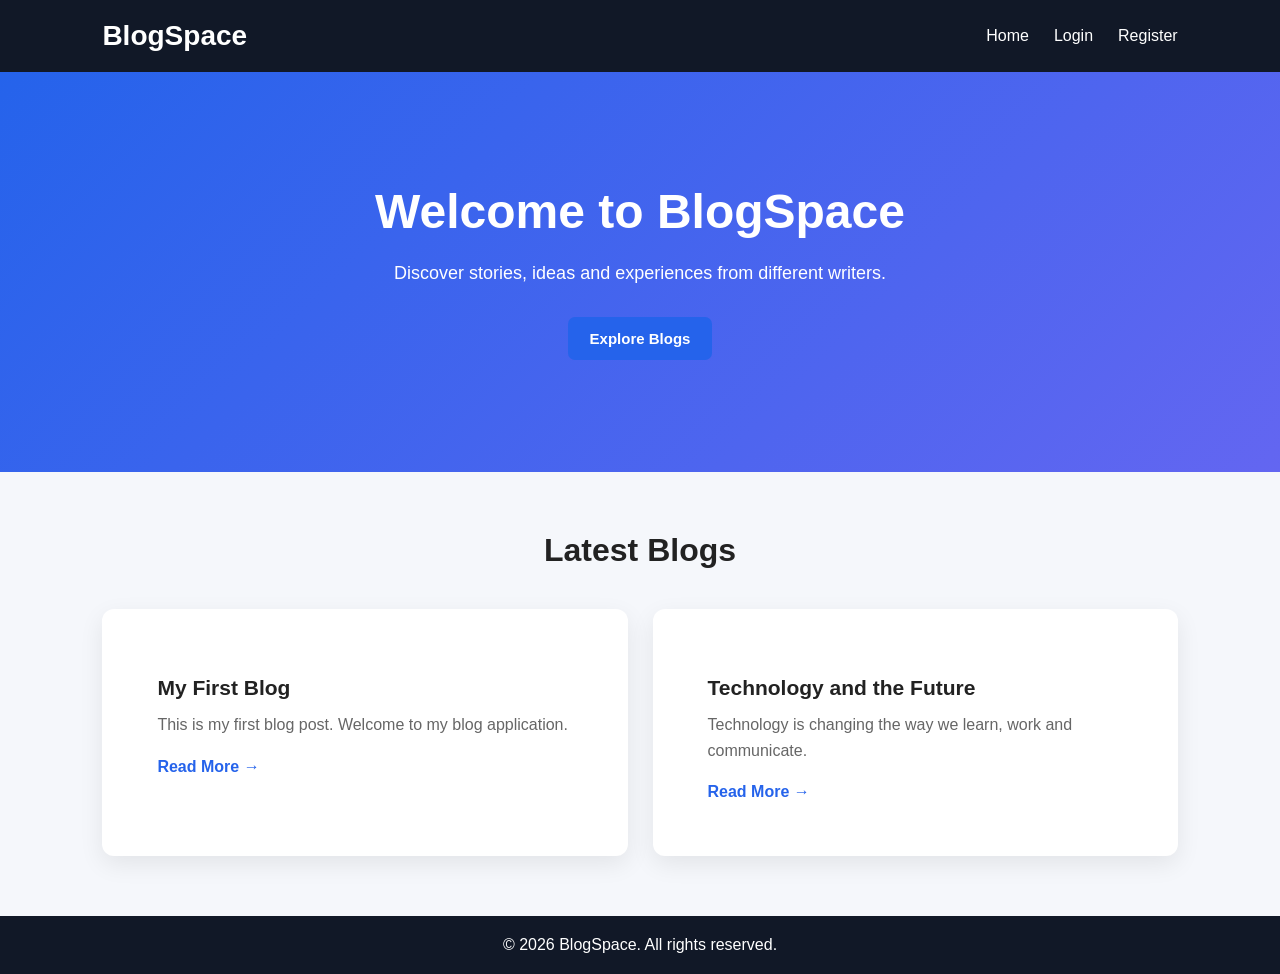
<file: index.html>
<!DOCTYPE html>
<html lang="en">

<head>
    <meta charset="UTF-8">
    <meta name="viewport" content="width=device-width, initial-scale=1.0">

    <title>BlogSpace - Home</title>

  <link rel="stylesheet" href="css/style.css">
</head>

<body>

    <!-- Navigation Bar -->
    <header class="navbar">

        <div class="logo">
            <h1>BlogSpace</h1>
        </div>

        <nav>
            <a href="index.html" class="active">Home</a>
            <a href="login.html">Login</a>
            <a href="register.html">Register</a>
        </nav>

    </header>


    <!-- Main Content -->
    <main>

        <!-- Hero Section -->
        <section class="hero">

            <div class="hero-content">

                <h2>Welcome to BlogSpace</h2>

                <p>
                    Discover stories, ideas and experiences
                    from different writers.
                </p>

                <button class="primary-btn">
                    Explore Blogs
                </button>

            </div>

        </section>


        <!-- Latest Blogs -->
        <section class="blogs">

            <h2>Latest Blogs</h2>

            <div class="blog-container">

                <!-- Blog 1 -->
                <article class="blog-card">

                    <div class="blog-content">

                        <h3>My First Blog</h3>

                        <p>
                            This is my first blog post.
                            Welcome to my blog application.
                        </p>

                        <a href="#" class="read-more">
                            Read More →
                        </a>

                    </div>

                </article>


                <!-- Blog 2 -->
                <article class="blog-card">

                    <div class="blog-content">

                        <h3>Technology and the Future</h3>

                        <p>
                            Technology is changing the way
                            we learn, work and communicate.
                        </p>

                        <a href="#" class="read-more">
                            Read More →
                        </a>

                    </div>

                </article>

            </div>

        </section>

    </main>


    <!-- Footer -->
    <footer class="footer">

        <p>
            © 2026 BlogSpace. All rights reserved.
        </p>

    </footer>

</body>

</html>
</file>
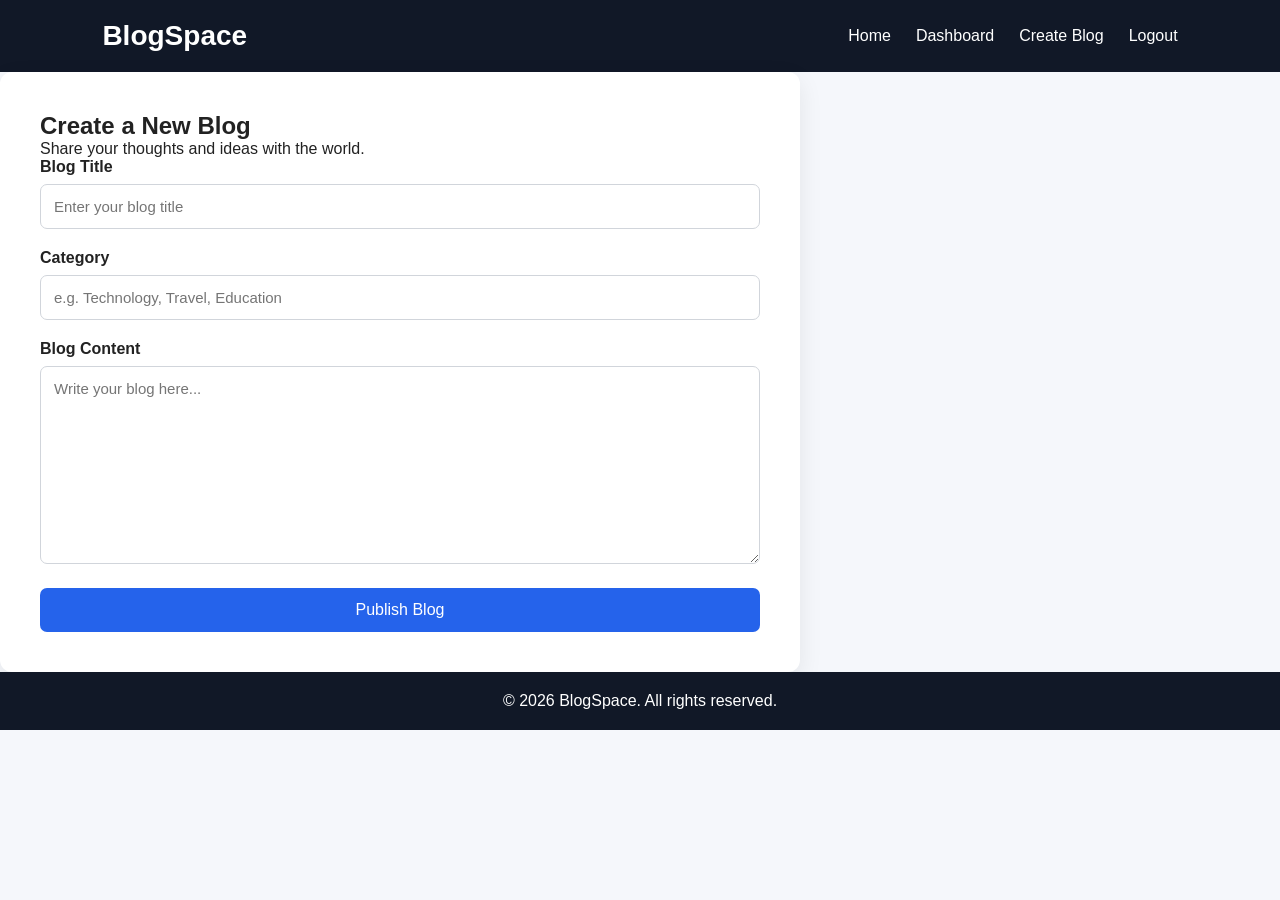
<file: create-blog.html>
<!DOCTYPE html>
<html lang="en">
<head>
    <meta charset="UTF-8">
    <meta name="viewport" content="width=device-width, initial-scale=1.0">

    <title>Create Blog - BlogSpace</title>

    <link rel="stylesheet" href="css/style.css">
</head>

<body>

<header>
    <h1>BlogSpace</h1>

    <nav>
        <a href="index.html">Home</a>
        <a href="dashboard.html">Dashboard</a>
        <a href="create-blog.html">Create Blog</a>
        <a href="login.html">Logout</a>
    </nav>
</header>

<main class="create-blog-container">

    <div class="create-blog-box">

        <h2>Create a New Blog</h2>

        <p class="create-subtitle">
            Share your thoughts and ideas with the world.
        </p>
<form id="blogForm">

    <div class="form-group">
        <label for="title">Blog Title</label>

        <input
            type="text"
            id="title"
            placeholder="Enter your blog title"
            required
        >
    </div>


    <div class="form-group">
        <label for="category">Category</label>

        <input
            type="text"
            id="category"
            placeholder="e.g. Technology, Travel, Education"
        >
    </div>


    <div class="form-group">
        <label for="content">Blog Content</label>

        <textarea
            id="content"
            rows="10"
            placeholder="Write your blog here..."
            required
        ></textarea>
    </div>


    <button type="submit" class="login-btn" id="submitButton">
        Publish Blog
    </button>

</form>

    </div>

</main>

<footer>
    <p>© 2026 BlogSpace. All rights reserved.</p>
</footer>

<!-- JavaScript -->
<script src="js/script.js"></script>

</body>
</html>
</file>
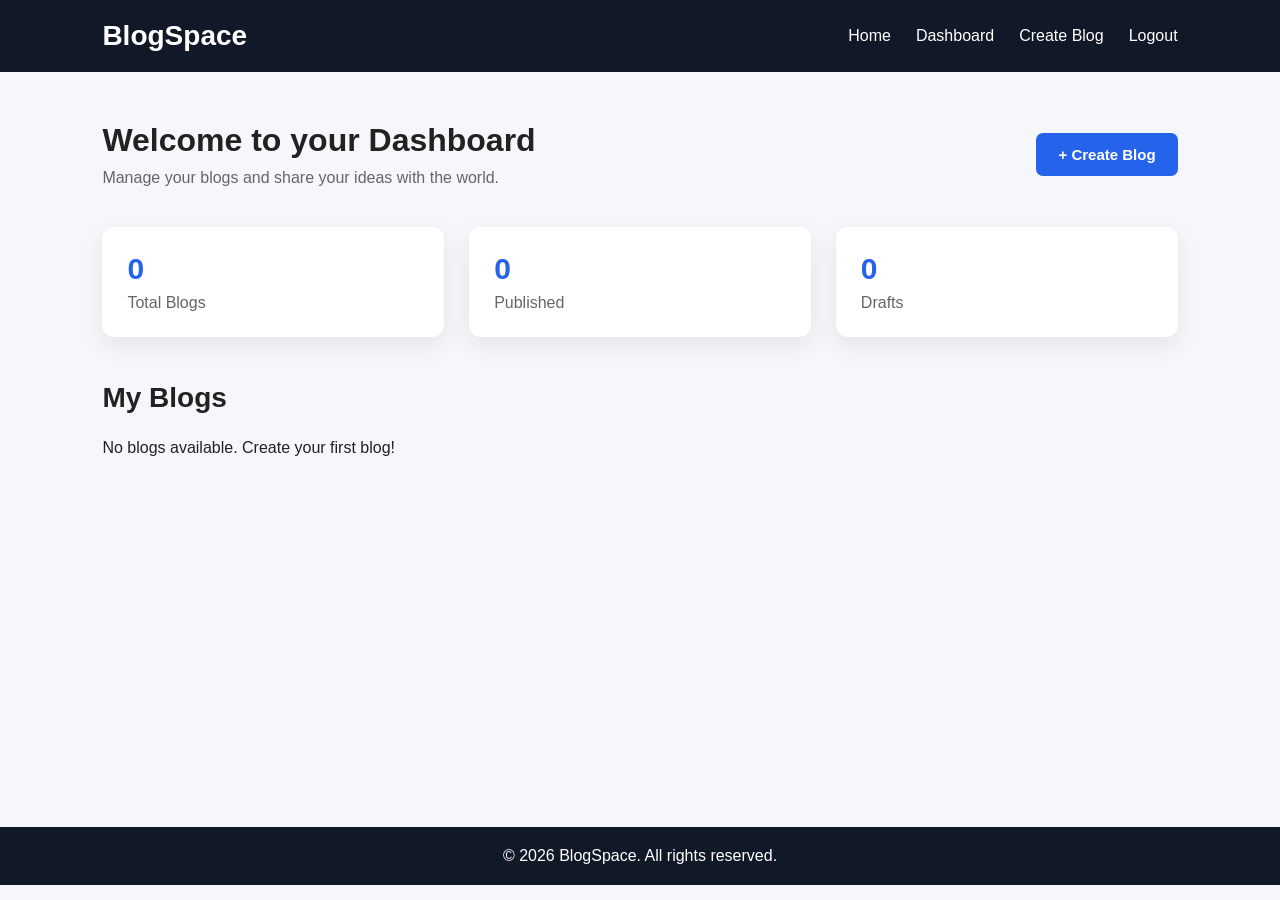
<file: dashboard.html>
<!DOCTYPE html>
<html lang="en">

<head>
    <meta charset="UTF-8">
    <meta name="viewport" content="width=device-width, initial-scale=1.0">

    <title>BlogSpace - Dashboard</title>

    <link rel="stylesheet" href="css/style.css">
</head>

<body>

    <!-- Navigation Bar -->
    <header class="navbar">

        <div class="logo">
            <h1>BlogSpace</h1>
        </div>

        <nav>
            <a href="index.html">Home</a>
            <a href="dashboard.html" class="active">Dashboard</a>
            <a href="create-blog.html">Create Blog</a>
            <a href="login.html">Logout</a>
        </nav>

    </header>


    <!-- Dashboard -->
    <main>

        <section class="dashboard">

            <div class="dashboard-header">

                <div>
                    <h2>Welcome to your Dashboard</h2>

                    <p>
                        Manage your blogs and share your ideas with the world.
                    </p>
                </div>

                <a href="create-blog.html" class="primary-btn">
                    + Create Blog
                </a>

            </div>


            <!-- Statistics -->
            <div class="stats-container">

                <div class="stat-card">
                    <h3>0</h3>
                    <p>Total Blogs</p>
                </div>

                <div class="stat-card">
                    <h3>0</h3>
                    <p>Published</p>
                </div>

                <div class="stat-card">
                    <h3>0</h3>
                    <p>Drafts</p>
                </div>

            </div>


            <!-- My Blogs -->
            <section class="my-blogs">

                <h2>My Blogs</h2>

                <!-- JavaScript will insert blogs here -->
                <div class="blog-container"></div>

            </section>

        </section>

    </main>


    <!-- Footer -->
    <footer>

        <p>
            © 2026 BlogSpace. All rights reserved.
        </p>

    </footer>


    <script src="js/script.js"></script>

</body>

</html>
</file>
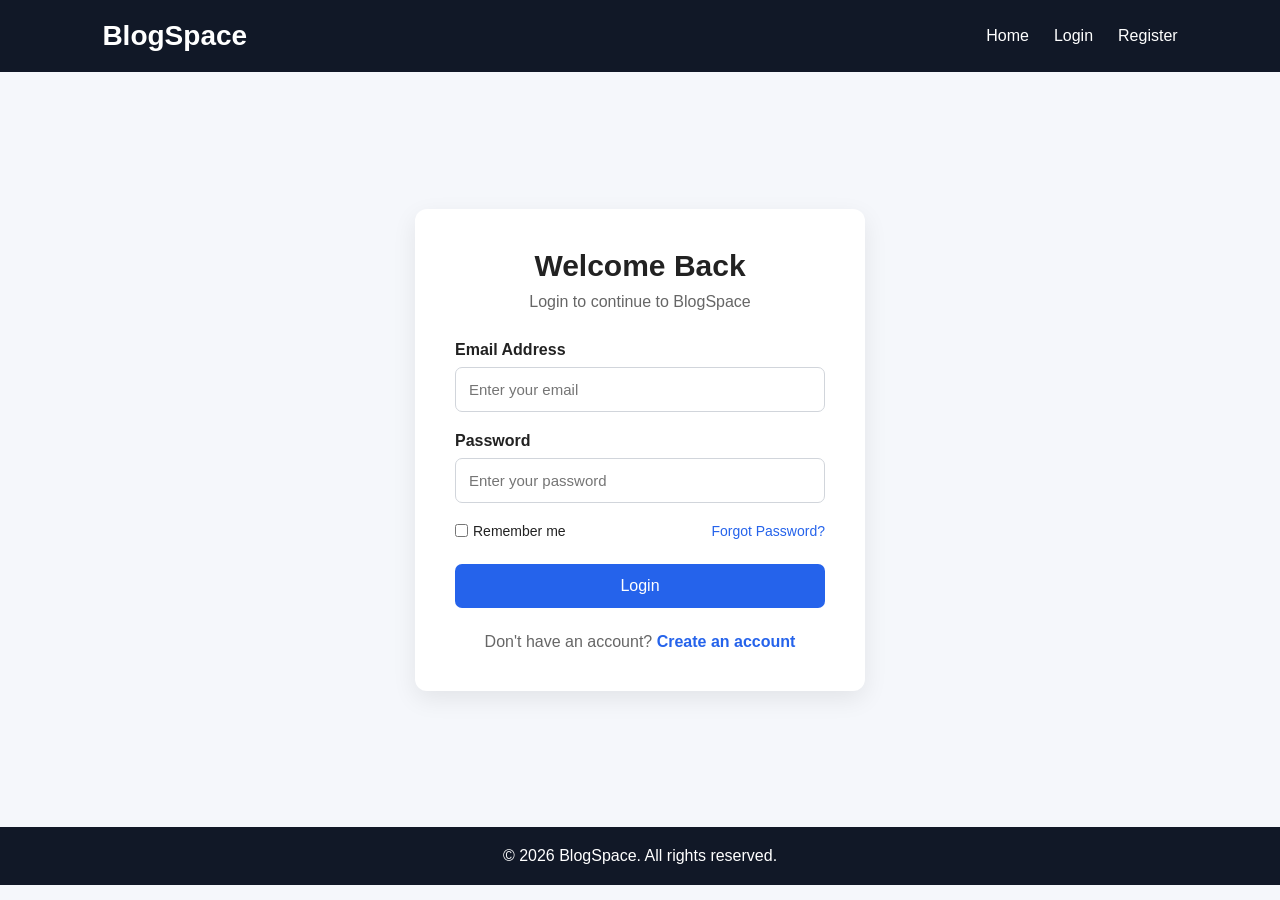
<file: login.html>
<!DOCTYPE html>
<html lang="en">

<head>
    <meta charset="UTF-8">
    <meta name="viewport" content="width=device-width, initial-scale=1.0">

    <title>BlogSpace - Login</title>

    <link rel="stylesheet" href="css/style.css">
</head>

<body>

    <!-- Navigation Bar -->
    <header class="navbar">

        <div class="logo">
            <h1>BlogSpace</h1>
        </div>

        <nav>
            <a href="index.html">Home</a>
            <a href="login.html" class="active">Login</a>
            <a href="register.html">Register</a>
        </nav>

    </header>


    <!-- Login Section -->
    <main>

        <section class="login-container">

            <div class="login-box">

                <h2>Welcome Back</h2>

                <p class="login-subtitle">
                    Login to continue to BlogSpace
                </p>


                <!-- Login Form -->
                <form id="loginForm"> 

                    <!-- Email -->
                    <div class="form-group">

                        <label for="email">
                            Email Address
                        </label>

                        <input
                            type="email"
                            id="email"
                            name="email"
                            placeholder="Enter your email"
                            required
                        >

                    </div>


                    <!-- Password -->
                    <div class="form-group">

                        <label for="password">
                            Password
                        </label>

                        <input
                            type="password"
                            id="password"
                            name="password"
                            placeholder="Enter your password"
                            required
                        >

                    </div>


                    <!-- Login Options -->
                    <div class="login-options">

                        <label>
                            <input type="checkbox" name="remember">
                            Remember me
                        </label>

                        <a href="#">
                            Forgot Password?
                        </a>

                    </div>


                    <!-- Login Button -->
                    <button type="submit" class="login-btn">
                        Login
                    </button>

                </form>


                <!-- Register Link -->
                <p class="register-text">

                    Don't have an account?

                    <a href="register.html">
                        Create an account
                    </a>

                </p>

            </div>

        </section>

    </main>


    <!-- Footer -->
    <footer>

        <p>
            © 2026 BlogSpace. All rights reserved.
        </p>

    </footer>

    <script src="js/script.js"></script>

</body>

</html>
</file>
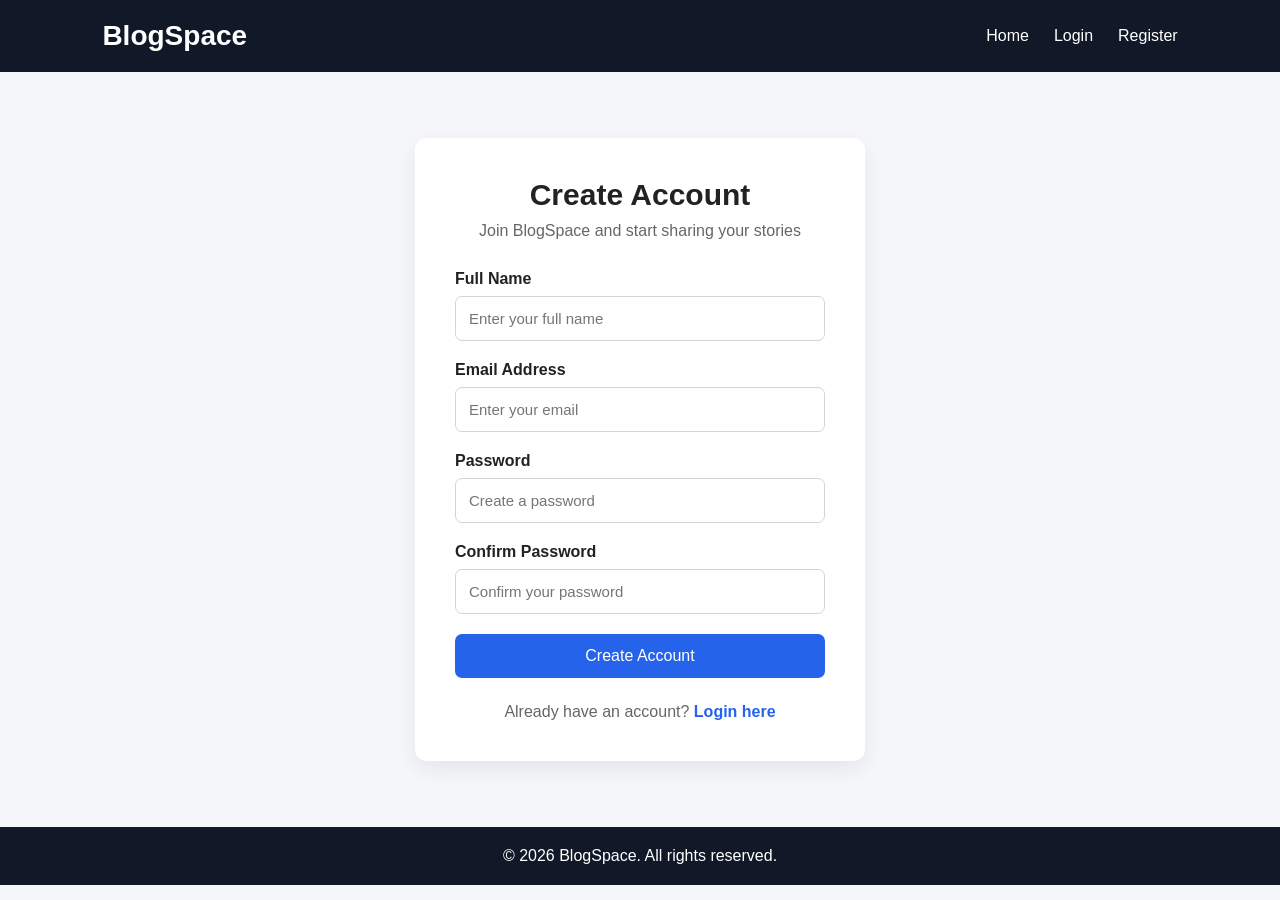
<file: register.html>
<!DOCTYPE html>
<html lang="en">

<head>
    <meta charset="UTF-8">
    <meta name="viewport" content="width=device-width, initial-scale=1.0">

    <title>BlogSpace - Register</title>

    <link rel="stylesheet" href="css/style.css">
</head>

<body>

    <!-- Navigation Bar -->
    <header class="navbar">

        <div class="logo">
            <h1>BlogSpace</h1>
        </div>

        <nav>
            <a href="index.html">Home</a>
            <a href="login.html">Login</a>
            <a href="register.html" class="active">Register</a>
        </nav>

    </header>


    <!-- Register Section -->
    <main>

        <section class="login-container">

            <div class="login-box">

                <h2>Create Account</h2>

                <p class="login-subtitle">
                    Join BlogSpace and start sharing your stories
                </p>


                <form id="registerForm"> 

                    <!-- Full Name -->
                    <div class="form-group">

                        <label for="name">
                            Full Name
                        </label>

                        <input
                            type="text"
                            id="name"
                            name="name"
                            placeholder="Enter your full name"
                            required
                        >

                    </div>


                    <!-- Email -->
                    <div class="form-group">

                        <label for="email">
                            Email Address
                        </label>

                        <input
                            type="email"
                            id="email"
                            name="email"
                            placeholder="Enter your email"
                            required
                        >

                    </div>


                    <!-- Password -->
                    <div class="form-group">

                        <label for="password">
                            Password
                        </label>

                        <input
                            type="password"
                            id="password"
                            name="password"
                            placeholder="Create a password"
                            required
                        >

                    </div>


                    <!-- Confirm Password -->
                    <div class="form-group">

                        <label for="confirm-password">
                            Confirm Password
                        </label>

                        <input
                            type="password"
                            id="confirm-password"
                            name="confirm-password"
                            placeholder="Confirm your password"
                            required
                        >

                    </div>


                    <!-- Register Button -->
                    <button type="submit" class="login-btn">
                        Create Account
                    </button>

                </form>


                <!-- Login Link -->
                <p class="register-text">

                    Already have an account?

                    <a href="login.html">
                        Login here
                    </a>

                </p>

            </div>

        </section>

    </main>


    <!-- Footer -->
    <footer>

        <p>
            © 2026 BlogSpace. All rights reserved.
        </p>

    </footer>

    <script src="js/script.js"></script>

</body>

</html>
</file>
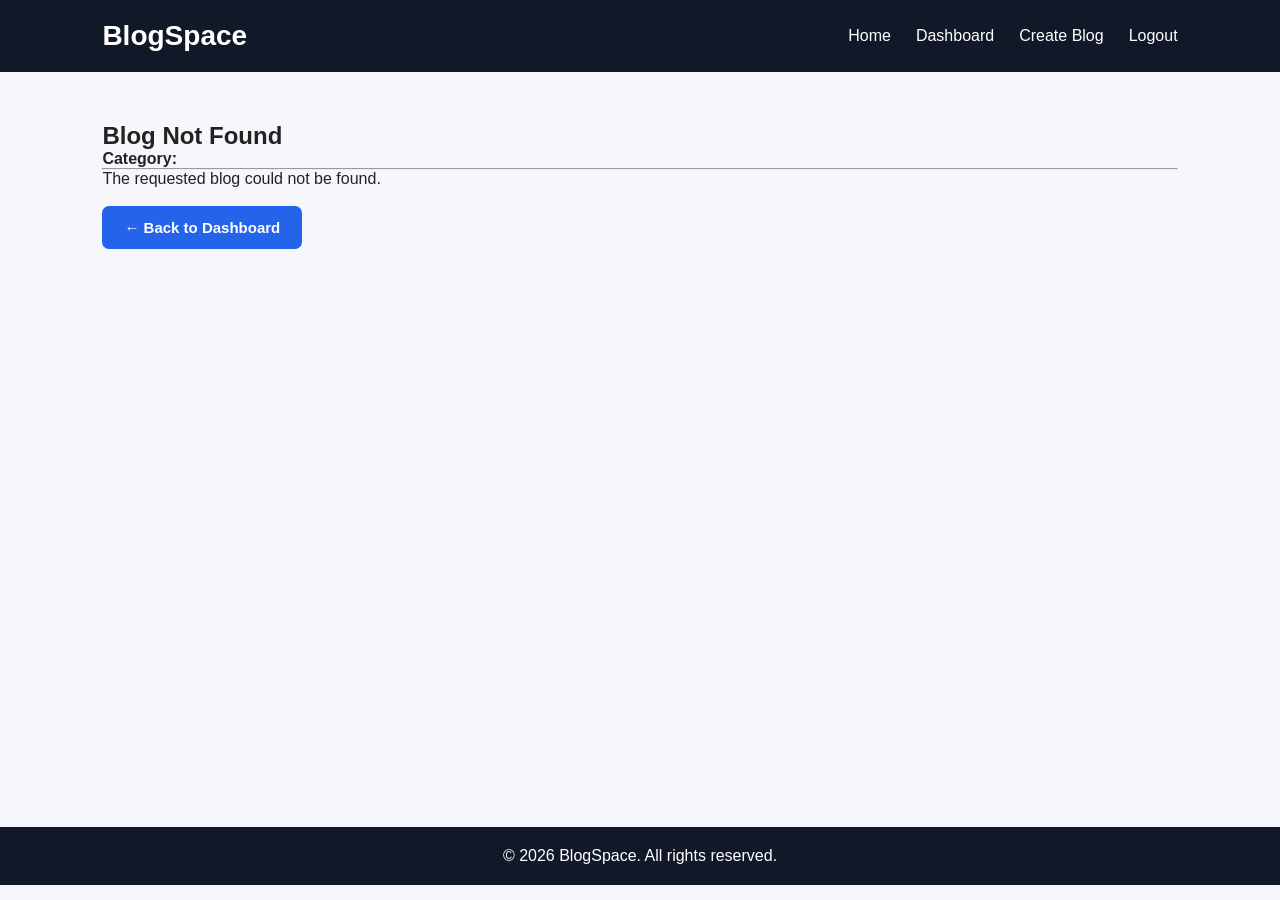
<file: view-blog.html>
<!DOCTYPE html>
<html lang="en">

<head>
    <meta charset="UTF-8">
    <meta name="viewport" content="width=device-width, initial-scale=1.0">
    <title>View Blog - BlogSpace</title>

    <link rel="stylesheet" href="css/style.css">
</head>

<body>

<header class="navbar">

    <div class="logo">
        <h1>BlogSpace</h1>
    </div>

    <nav>
        <a href="index.html">Home</a>
        <a href="dashboard.html">Dashboard</a>
        <a href="create-blog.html">Create Blog</a>
        <a href="login.html">Logout</a>
    </nav>

</header>


<main>

    <section class="dashboard">

        <div id="blog-view">

            <h2 id="view-title">Loading...</h2>

            <p>
                <strong>Category:</strong>
                <span id="view-category"></span>
            </p>

            <hr>

            <p id="view-content"></p>

            <br>

            <a href="dashboard.html" class="primary-btn">
                ← Back to Dashboard
            </a>

        </div>

    </section>

</main>


<footer>
    <p>© 2026 BlogSpace. All rights reserved.</p>
</footer>


<script>

    const params = new URLSearchParams(window.location.search);
    const blogId = params.get("id");

    const blogs = JSON.parse(localStorage.getItem("blogs")) || [];

    const blog = blogs.find(b => b.id == blogId);

    if (blog) {

        document.getElementById("view-title").textContent = blog.title;

        document.getElementById("view-category").textContent =
            blog.category || "Uncategorized";

        document.getElementById("view-content").textContent =
            blog.content;

    } else {

        document.getElementById("view-title").textContent =
            "Blog Not Found";

        document.getElementById("view-category").textContent = "";

        document.getElementById("view-content").textContent =
            "The requested blog could not be found.";

    }

</script>

</body>
</html>
</file>
<file: css/style.css>
/* =========================
   General Styles
========================= */

* {
    margin: 0;
    padding: 0;
    box-sizing: border-box;
}

body {
    font-family: Arial, sans-serif;
    background-color: #f5f7fb;
    color: #222;
}


/* =========================
   Header
========================= */

header {
    background-color: #111827;
    color: white;

    display: flex;
    justify-content: space-between;
    align-items: center;

    padding: 20px 8%;
}

header h1 {
    font-size: 28px;
}

nav {
    display: flex;
    gap: 25px;
}

nav a {
    color: white;
    text-decoration: none;
    font-size: 16px;
}

nav a:hover {
    color: #60a5fa;
}


/* =========================
   Login Container
========================= */

.login-container {
    min-height: calc(100vh - 145px);

    display: flex;
    justify-content: center;
    align-items: center;

    padding: 40px 20px;
}


/* =========================
   Hero Section
========================= */

.hero {
    min-height: 400px;
    display: flex;
    justify-content: center;
    align-items: center;
    text-align: center;
    padding: 60px 20px;

    background: linear-gradient(
        135deg,
        #2563eb,
        #6366f1
    );

    color: white;
}

.hero-content {
    max-width: 700px;
}

.hero-content h2 {
    font-size: 48px;
    margin-bottom: 20px;
}

.hero-content p {
    font-size: 18px;
    margin-bottom: 30px;
    line-height: 1.6;
}


/* =========================
   Primary Button
========================= */

.primary-btn {
    padding: 14px 28px;
    background-color: white;
    color: #2563eb;

    border: none;
    border-radius: 7px;

    font-size: 16px;
    font-weight: bold;

    cursor: pointer;
}

.primary-btn:hover {
    background-color: #e5e7eb;
}


/* =========================
   Blog Section
========================= */

.blogs {
    padding: 60px 8%;
}

.blogs > h2 {
    text-align: center;
    font-size: 32px;
    margin-bottom: 40px;
}

.blog-container {
    display: grid;
    grid-template-columns: repeat(2, 1fr);
    gap: 30px;
}


/* =========================
   Blog Card
========================= */

.blog-card {
    background-color: white;

    border-radius: 12px;

    padding: 30px;

    box-shadow: 0 8px 25px rgba(0, 0, 0, 0.08);

    transition: transform 0.3s ease,
                box-shadow 0.3s ease;
}

.blog-card:hover {
    transform: translateY(-5px);

    box-shadow: 0 12px 30px rgba(0, 0, 0, 0.12);
}

.blog-content h3 {
    font-size: 24px;
    margin-bottom: 15px;
}

.blog-content p {
    color: #666;
    line-height: 1.6;
    margin-bottom: 20px;
}

.read-more {
    color: #2563eb;

    text-decoration: none;

    font-weight: bold;
}

.read-more:hover {
    text-decoration: underline;
}


/* =========================
   Login Box
========================= */

.login-box {
    width: 100%;
    max-width: 450px;

    background-color: white;

    padding: 40px;

    border-radius: 12px;

    box-shadow: 0 8px 25px rgba(0, 0, 0, 0.08);
}

.login-box h2 {
    text-align: center;
    font-size: 30px;
    margin-bottom: 10px;
}

.login-subtitle {
    text-align: center;
    color: #666;
    margin-bottom: 30px;
}


/* =========================
   Form
========================= */

.form-group {
    margin-bottom: 20px;
}

.form-group label {
    display: block;

    margin-bottom: 8px;

    font-weight: bold;
}

.form-group input {
    width: 100%;

    padding: 13px;

    border: 1px solid #d1d5db;

    border-radius: 7px;

    font-size: 15px;

    outline: none;
}

.form-group input:focus {
    border-color: #2563eb;
}


/* =========================
   Login Options
========================= */

.login-options {
    display: flex;

    justify-content: space-between;

    align-items: center;

    margin-bottom: 25px;

    font-size: 14px;
}

.login-options label {
    display: flex;
    align-items: center;
    gap: 5px;
}

.login-options a {
    color: #2563eb;
    text-decoration: none;
}


/* =========================
   Login Button
========================= */

.login-btn {
    width: 100%;

    padding: 13px;

    background-color: #2563eb;

    color: white;

    border: none;

    border-radius: 7px;

    font-size: 16px;

    cursor: pointer;
}

.login-btn:hover {
    background-color: #1d4ed8;
}


/* =========================
   Register Text
========================= */

.register-text {
    text-align: center;

    margin-top: 25px;

    color: #666;
}

.register-text a {
    color: #2563eb;

    text-decoration: none;

    font-weight: bold;
}


/* =========================
   Footer
========================= */

footer {
    background-color: #111827;

    color: white;

    text-align: center;

    padding: 20px;
}


/* =========================
   Responsive Design
========================= */

@media (max-width: 600px) {

    header {
        flex-direction: column;
        gap: 15px;
    }

    nav {
        gap: 15px;
    }

    .login-box {
        padding: 25px;
    }

    .login-box h2 {
        font-size: 25px;
    }

    .login-options {
        flex-direction: column;
        align-items: flex-start;
        gap: 10px;
    }
}


/* =========================
   Dashboard
========================= */

.dashboard {
    min-height: calc(100vh - 145px);
    padding: 50px 8%;
}

.dashboard-header {
    display: flex;
    justify-content: space-between;
    align-items: center;
    margin-bottom: 40px;
}

.dashboard-header h2 {
    font-size: 32px;
    margin-bottom: 10px;
}

.dashboard-header p {
    color: #666;
}


/* Create Blog Button */

.primary-btn {
    display: inline-block;
    background-color: #2563eb;
    color: white;
    padding: 13px 22px;
    border-radius: 7px;
    text-decoration: none;
    border: none;
    cursor: pointer;
    font-size: 15px;
}

.primary-btn:hover {
    background-color: #1d4ed8;
}


/* Statistics */

.stats-container {
    display: grid;
    grid-template-columns: repeat(3, 1fr);
    gap: 25px;
    margin-bottom: 45px;
}

.stat-card {
    background-color: white;
    padding: 25px;
    border-radius: 12px;
    box-shadow: 0 8px 25px rgba(0, 0, 0, 0.08);
}

.stat-card h3 {
    font-size: 30px;
    color: #2563eb;
    margin-bottom: 8px;
}

.stat-card p {
    color: #666;
}


/* My Blogs */

.my-blogs h2 {
    font-size: 28px;
    margin-bottom: 25px;
}

.blog-container {
    display: grid;
    grid-template-columns: repeat(2, 1fr);
    gap: 25px;
}

.blog-card {
    background-color: white;
    border-radius: 12px;
    box-shadow: 0 8px 25px rgba(0, 0, 0, 0.08);
    overflow: hidden;
}

.blog-content {
    padding: 25px;
}

.blog-content h3 {
    font-size: 21px;
    margin: 12px 0;
}

.blog-content p {
    color: #666;
    line-height: 1.6;
}


/* Blog Status */

.blog-status {
    display: inline-block;
    background-color: #dcfce7;
    color: #15803d;
    padding: 5px 10px;
    border-radius: 20px;
    font-size: 12px;
    font-weight: bold;
}

.blog-status.draft {
    background-color: #fef3c7;
    color: #b45309;
}


/* Blog Actions */

.blog-actions {
    display: flex;
    gap: 20px;
    margin-top: 20px;
}

.read-more,
.edit-link {
    color: #2563eb;
    text-decoration: none;
    font-weight: bold;
}

.edit-link {
    color: #555;
}


/* Dashboard Responsive */

@media (max-width: 700px) {

    .dashboard {
        padding: 35px 20px;
    }

    .dashboard-header {
        flex-direction: column;
        align-items: flex-start;
        gap: 20px;
    }

    .dashboard-header h2 {
        font-size: 26px;
    }

    .stats-container {
        grid-template-columns: 1fr;
    }

    .blog-container {
        grid-template-columns: 1fr;
    }

}

/* =========================
   Create Blog
========================= */

.create-blog {
    min-height: calc(100vh - 145px);
    padding: 60px 20px;
    display: flex;
    justify-content: center;
}

.create-blog-box {
    width: 100%;
    max-width: 800px;
    background-color: white;
    padding: 40px;
    border-radius: 12px;
    box-shadow: 0 8px 25px rgba(0, 0, 0, 0.08);
}

.create-header {
    text-align: center;
    margin-bottom: 35px;
}

.create-header h2 {
    font-size: 32px;
    margin-bottom: 10px;
}

.create-header p {
    color: #666;
}


/* Select */

.form-group select {
    width: 100%;
    padding: 13px;
    border: 1px solid #d1d5db;
    border-radius: 7px;
    font-size: 15px;
    background-color: white;
    outline: none;
}

.form-group select:focus {
    border-color: #2563eb;
}


/* Textarea */

.form-group textarea {
    width: 100%;
    padding: 13px;
    border: 1px solid #d1d5db;
    border-radius: 7px;
    font-size: 15px;
    font-family: Arial, sans-serif;
    resize: vertical;
    outline: none;
}

.form-group textarea:focus {
    border-color: #2563eb;
}


/* File Input */

.form-group input[type="file"] {
    background-color: #f9fafb;
}


/* Create Buttons */

.create-actions {
    display: flex;
    gap: 15px;
    justify-content: flex-end;
    margin-top: 30px;
}

.draft-btn,
.publish-btn {
    padding: 13px 25px;
    border-radius: 7px;
    font-size: 15px;
    cursor: pointer;
}

.draft-btn {
    background-color: white;
    color: #2563eb;
    border: 1px solid #2563eb;
}

.draft-btn:hover {
    background-color: #eff6ff;
}

.publish-btn {
    background-color: #2563eb;
    color: white;
    border: none;
}

.publish-btn:hover {
    background-color: #1d4ed8;
}


/* Mobile */

@media (max-width: 600px) {

    .create-blog-box {
        padding: 25px;
    }

    .create-header h2 {
        font-size: 26px;
    }

    .create-actions {
        flex-direction: column;
    }

    .draft-btn,
    .publish-btn {
        width: 100%;
    }

}
</file>
